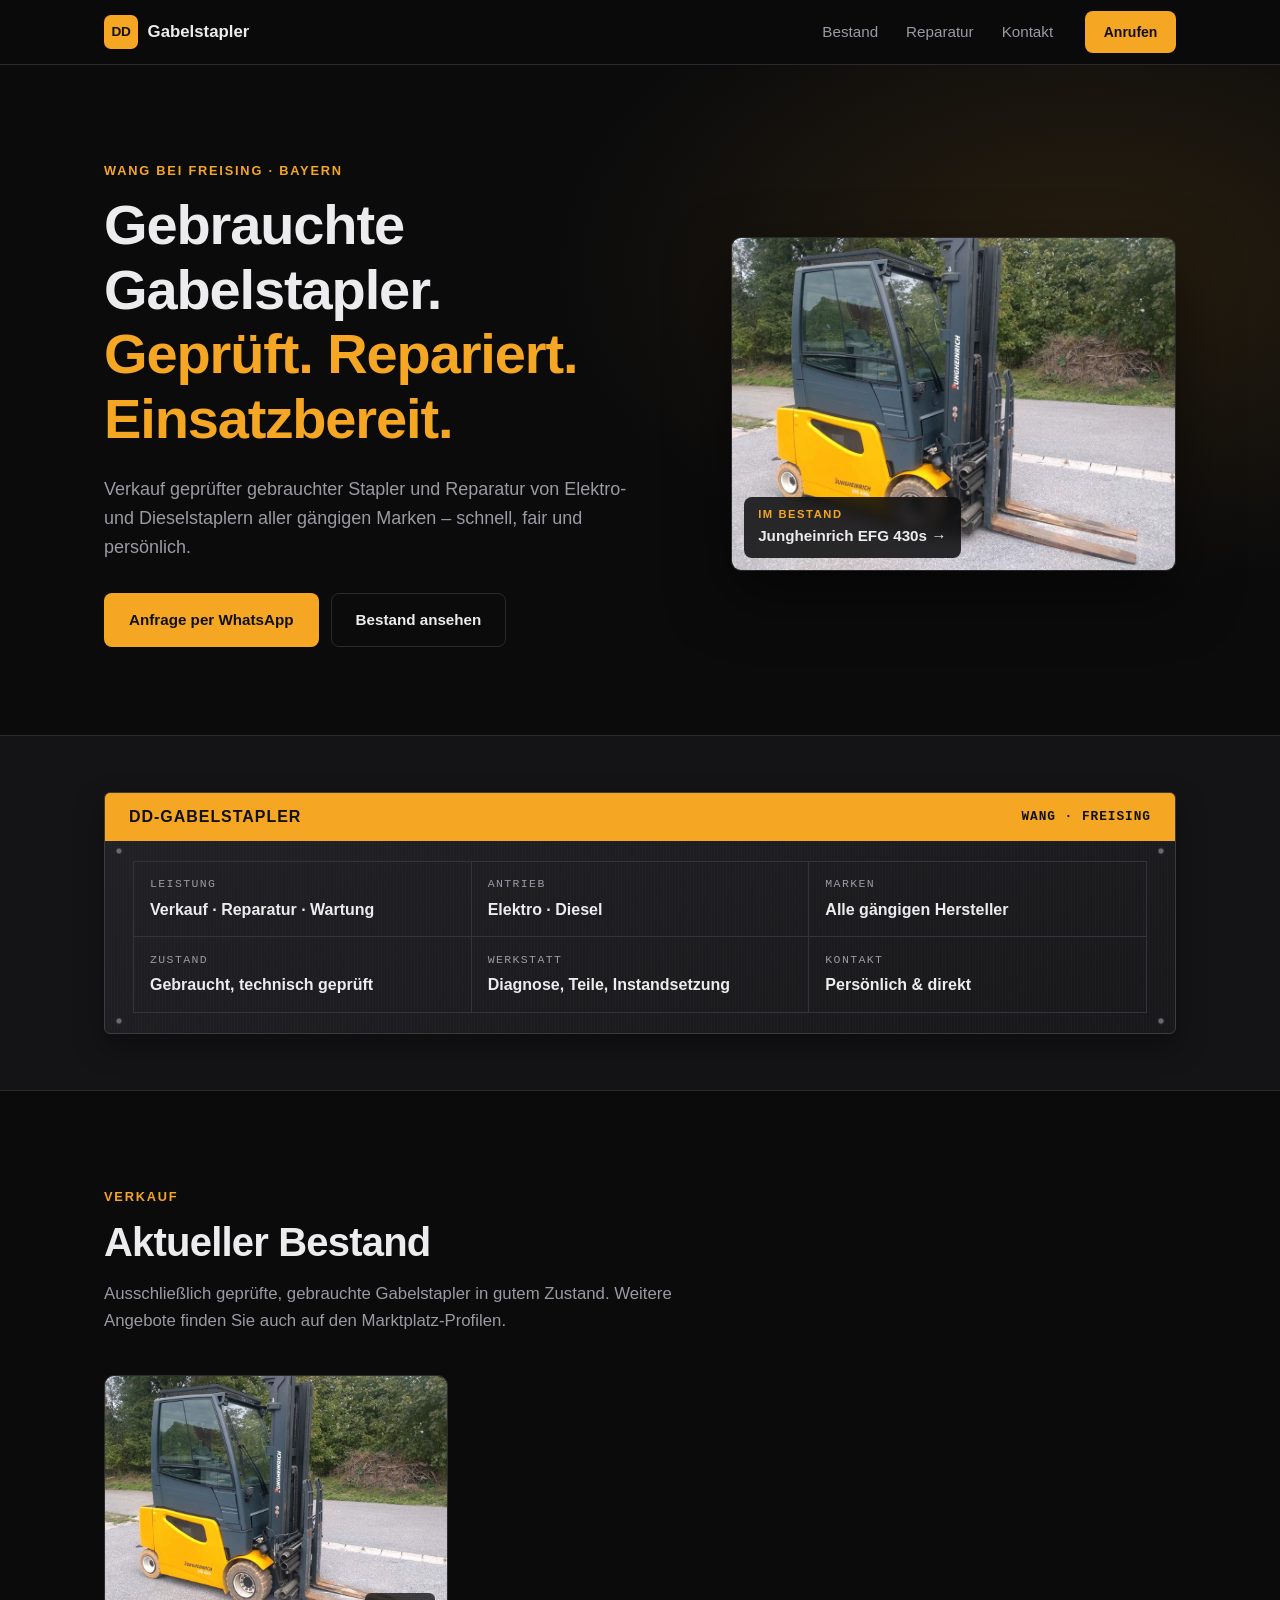
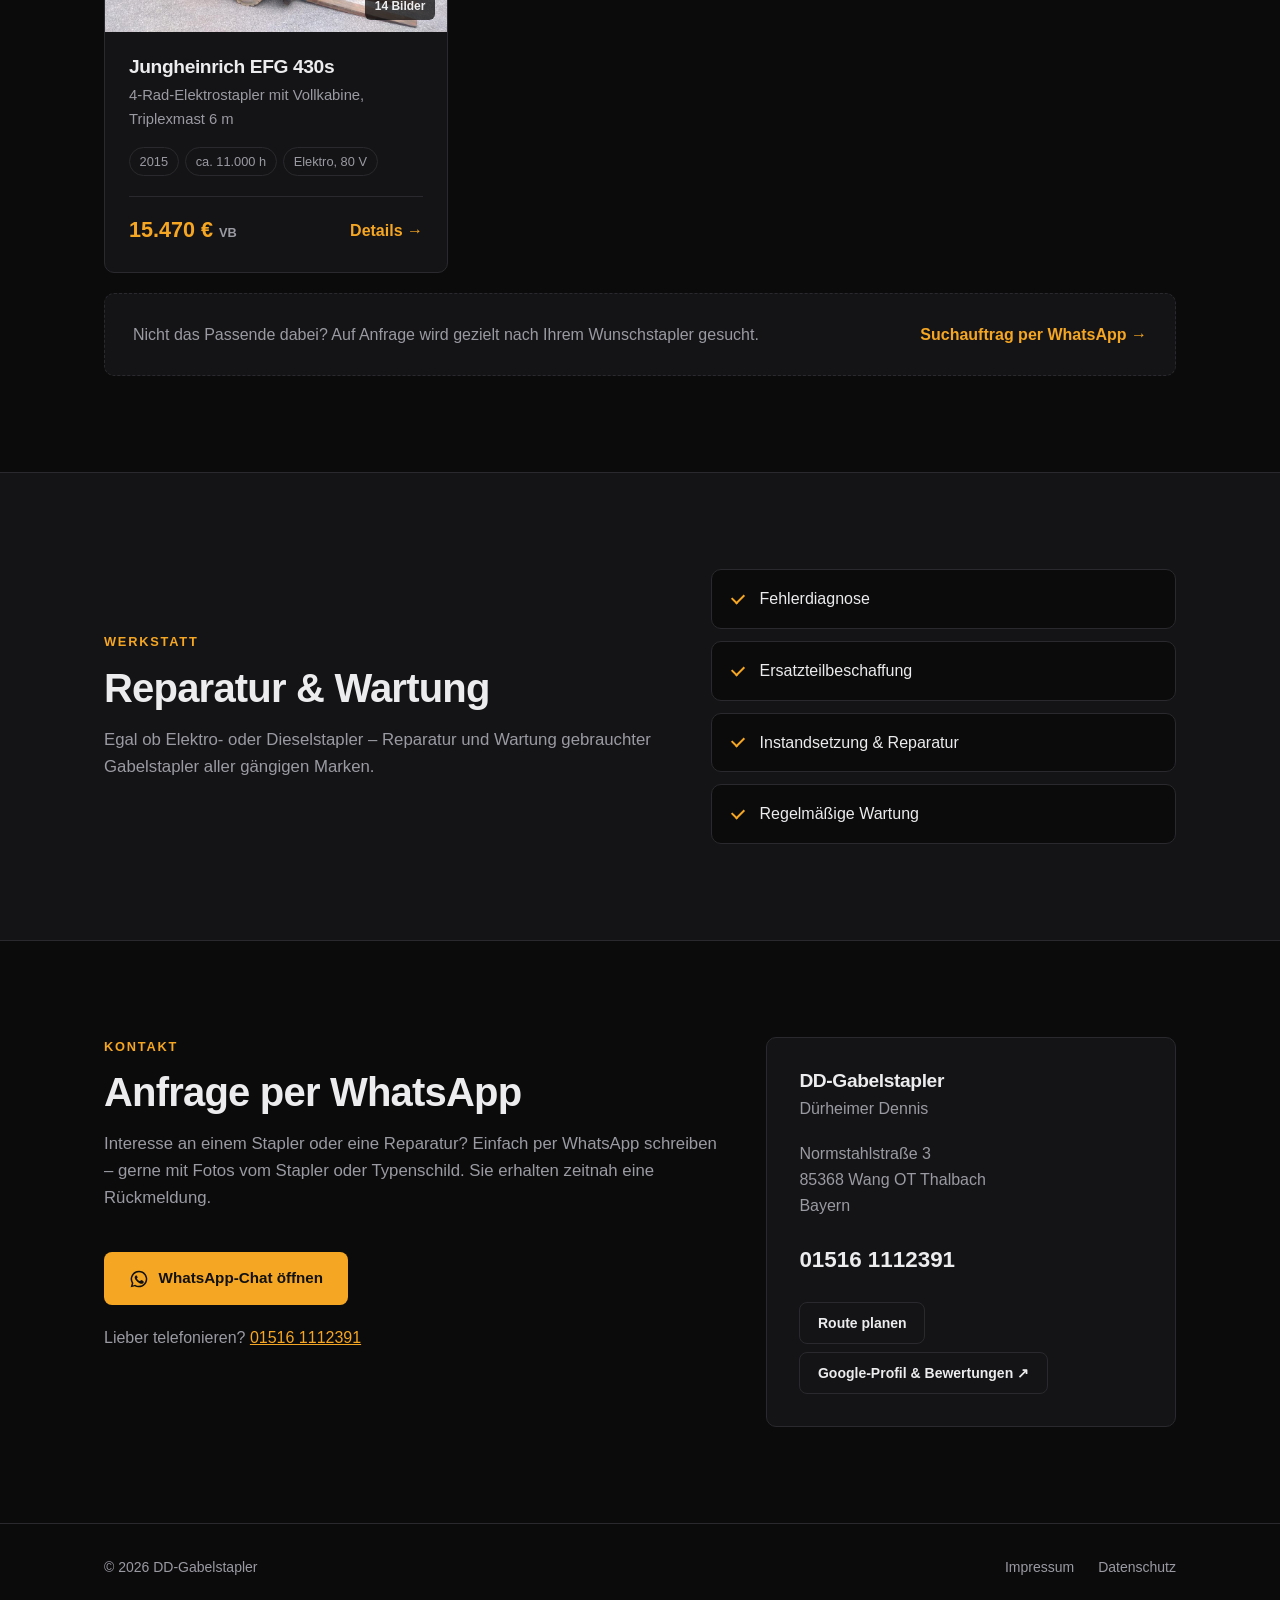
<file: index.html>
<!DOCTYPE html>
<html lang="de">
<head>
  <meta charset="UTF-8">
  <meta name="viewport" content="width=device-width, initial-scale=1.0">
  <title>DD-Gabelstapler – Gebrauchte Gabelstapler &amp; Reparatur bei Freising</title>
  <meta name="description" content="Geprüfte gebrauchte Gabelstapler kaufen und reparieren lassen. DD-Gabelstapler in Wang bei Freising, Bayern.">
  <link rel="manifest" href="manifest.json">
  <link rel="icon" href="icons/icon.svg" type="image/svg+xml">
  <meta name="theme-color" content="#0b0b0c">
  <link rel="stylesheet" href="style.css?v=4">
</head>
<body>
  <header class="site-header">
    <div class="container header-inner">
      <a href="#top" class="brand" aria-label="DD-Gabelstapler Startseite">
        <span class="brand-mark">DD</span>
        <span class="brand-name">Gabelstapler</span>
      </a>
      <nav class="main-nav" aria-label="Hauptnavigation">
        <a href="#bestand">Bestand</a>
        <a href="#service">Reparatur</a>
        <a href="#kontakt">Kontakt</a>
      </nav>
      <a href="tel:+4915161112391" class="btn btn-primary btn-sm header-cta">Anrufen</a>
    </div>
  </header>

  <main id="top">
    <section class="hero">
      <div class="container hero-inner">
        <div class="hero-text">
          <p class="eyebrow">Wang bei Freising · Bayern</p>
          <h1>Gebrauchte Gabelstapler.<br><span class="accent">Geprüft. Repariert. Einsatzbereit.</span></h1>
          <p class="lead">Verkauf geprüfter gebrauchter Stapler und Reparatur von Elektro- und Dieselstaplern aller gängigen Marken – schnell, fair und persönlich.</p>
          <div class="hero-actions">
            <a href="https://wa.me/4915161112391?text=Hallo%2C%20ich%20habe%20eine%20Anfrage%20zu%20einem%20Gabelstapler." target="_blank" rel="noopener" class="btn btn-primary">Anfrage per WhatsApp</a>
            <a href="#bestand" class="btn btn-ghost">Bestand ansehen</a>
          </div>
          <button id="install-btn" class="btn-link" hidden>App installieren</button>
        </div>
        <div class="hero-visual">
          <a href="stapler.html?id=jungheinrich-efg-430s" class="hero-photo">
            <img src="images/jungheinrich-efg-430s/01.jpg" alt="Jungheinrich EFG 430s Elektrostapler mit Vollkabine" width="960" height="720">
            <span class="hero-photo-tag"><span class="eyebrow">Im Bestand</span>Jungheinrich EFG 430s →</span>
          </a>
        </div>
      </div>
    </section>

    <section class="features">
      <div class="container">
        <div class="plate">
          <div class="plate-head">
            <span>DD-Gabelstapler</span>
            <span class="plate-code">Wang · Freising</span>
          </div>
          <dl class="plate-grid">
            <div><dt>Leistung</dt><dd>Verkauf · Reparatur · Wartung</dd></div>
            <div><dt>Antrieb</dt><dd>Elektro · Diesel</dd></div>
            <div><dt>Marken</dt><dd>Alle gängigen Hersteller</dd></div>
            <div><dt>Zustand</dt><dd>Gebraucht, technisch geprüft</dd></div>
            <div><dt>Werkstatt</dt><dd>Diagnose, Teile, Instandsetzung</dd></div>
            <div><dt>Kontakt</dt><dd>Persönlich &amp; direkt</dd></div>
          </dl>
        </div>
      </div>
    </section>

    <section id="bestand" class="section">
      <div class="container">
        <div class="section-head">
          <p class="eyebrow">Verkauf</p>
          <h2>Aktueller Bestand</h2>
          <p class="section-lead">Ausschließlich geprüfte, gebrauchte Gabelstapler in gutem Zustand. Weitere Angebote finden Sie auch auf den Marktplatz-Profilen.</p>
        </div>
        <div class="grid" id="inventory"></div>
        <div class="card placeholder search-cta">
          <p>Nicht das Passende dabei? Auf Anfrage wird gezielt nach Ihrem Wunschstapler gesucht.</p>
          <a href="https://wa.me/4915161112391?text=Hallo%2C%20ich%20suche%20einen%20Gabelstapler%3A%20" target="_blank" rel="noopener" class="btn-link">Suchauftrag per WhatsApp →</a>
        </div>
      </div>
    </section>

    <section id="service" class="section section-alt">
      <div class="container service-inner">
        <div class="section-head">
          <p class="eyebrow">Werkstatt</p>
          <h2>Reparatur &amp; Wartung</h2>
          <p class="section-lead">Egal ob Elektro- oder Dieselstapler – Reparatur und Wartung gebrauchter Gabelstapler aller gängigen Marken.</p>
        </div>
        <ul class="checklist">
          <li>Fehlerdiagnose</li>
          <li>Ersatzteilbeschaffung</li>
          <li>Instandsetzung &amp; Reparatur</li>
          <li>Regelmäßige Wartung</li>
        </ul>
      </div>
    </section>

    <section id="kontakt" class="section">
      <div class="container contact-inner">
        <div>
          <div class="section-head">
            <p class="eyebrow">Kontakt</p>
            <h2>Anfrage per WhatsApp</h2>
            <p class="section-lead">Interesse an einem Stapler oder eine Reparatur? Einfach per WhatsApp schreiben – gerne mit Fotos vom Stapler oder Typenschild. Sie erhalten zeitnah eine Rückmeldung.</p>
          </div>
          <a href="https://wa.me/4915161112391?text=Hallo%2C%20ich%20habe%20eine%20Anfrage%3A%20" target="_blank" rel="noopener" class="btn btn-primary btn-whatsapp">
            <svg viewBox="0 0 24 24" width="20" height="20" aria-hidden="true"><path fill="currentColor" d="M12 2a10 10 0 0 0-8.6 15.1L2 22l5-1.3A10 10 0 1 0 12 2Zm0 18.2a8.2 8.2 0 0 1-4.2-1.1l-.3-.2-3 .8.8-2.9-.2-.3A8.2 8.2 0 1 1 12 20.2Zm4.5-6.1c-.2-.1-1.5-.7-1.7-.8-.2-.1-.4-.1-.6.1l-.8 1c-.1.2-.3.2-.5.1a6.7 6.7 0 0 1-3.3-2.9c-.2-.4.2-.4.7-1.3.1-.2 0-.3 0-.4l-.8-1.8c-.2-.5-.4-.4-.6-.4h-.5a1 1 0 0 0-.7.3 3 3 0 0 0-.9 2.2 5.2 5.2 0 0 0 1.1 2.8 11.9 11.9 0 0 0 4.6 4c1.7.7 2.4.8 3.2.7a2.8 2.8 0 0 0 1.8-1.3 2.3 2.3 0 0 0 .2-1.3c-.1-.1-.2-.2-.5-.3Z"/></svg>
            WhatsApp-Chat öffnen
          </a>
          <p class="contact-alt muted">Lieber telefonieren? <a href="tel:+4915161112391">01516 1112391</a></p>
        </div>

        <aside class="contact-card">
          <h3>DD-Gabelstapler</h3>
          <p class="muted">Dürheimer Dennis</p>
          <address>
            Normstahlstraße 3<br>
            85368 Wang OT Thalbach<br>
            Bayern
          </address>
          <a href="tel:+4915161112391" class="contact-phone">01516 1112391</a>
          <div class="contact-links">
            <a href="https://www.google.com/maps/search/?api=1&amp;query=DD-Gabelstapler+D%C3%BCrheimer+Dennis+Normstahlstra%C3%9Fe+3+85368+Wang" target="_blank" rel="noopener" class="btn btn-ghost btn-sm">Route planen</a>
            <a href="https://share.google/BTHhWk93A1nCKW1MD" target="_blank" rel="noopener" class="btn btn-ghost btn-sm">Google-Profil &amp; Bewertungen ↗</a>
          </div>
        </aside>
      </div>
    </section>
  </main>

  <footer class="site-footer">
    <div class="container footer-inner">
      <p>&copy; 2026 DD-Gabelstapler</p>
      <p class="legal-links"><a href="impressum.html">Impressum</a><a href="datenschutz.html">Datenschutz</a></p>
    </div>
  </footer>

  <script src="bestand.js?v=4"></script>
  <script src="app.js?v=4"></script>
</body>
</html>
</file>
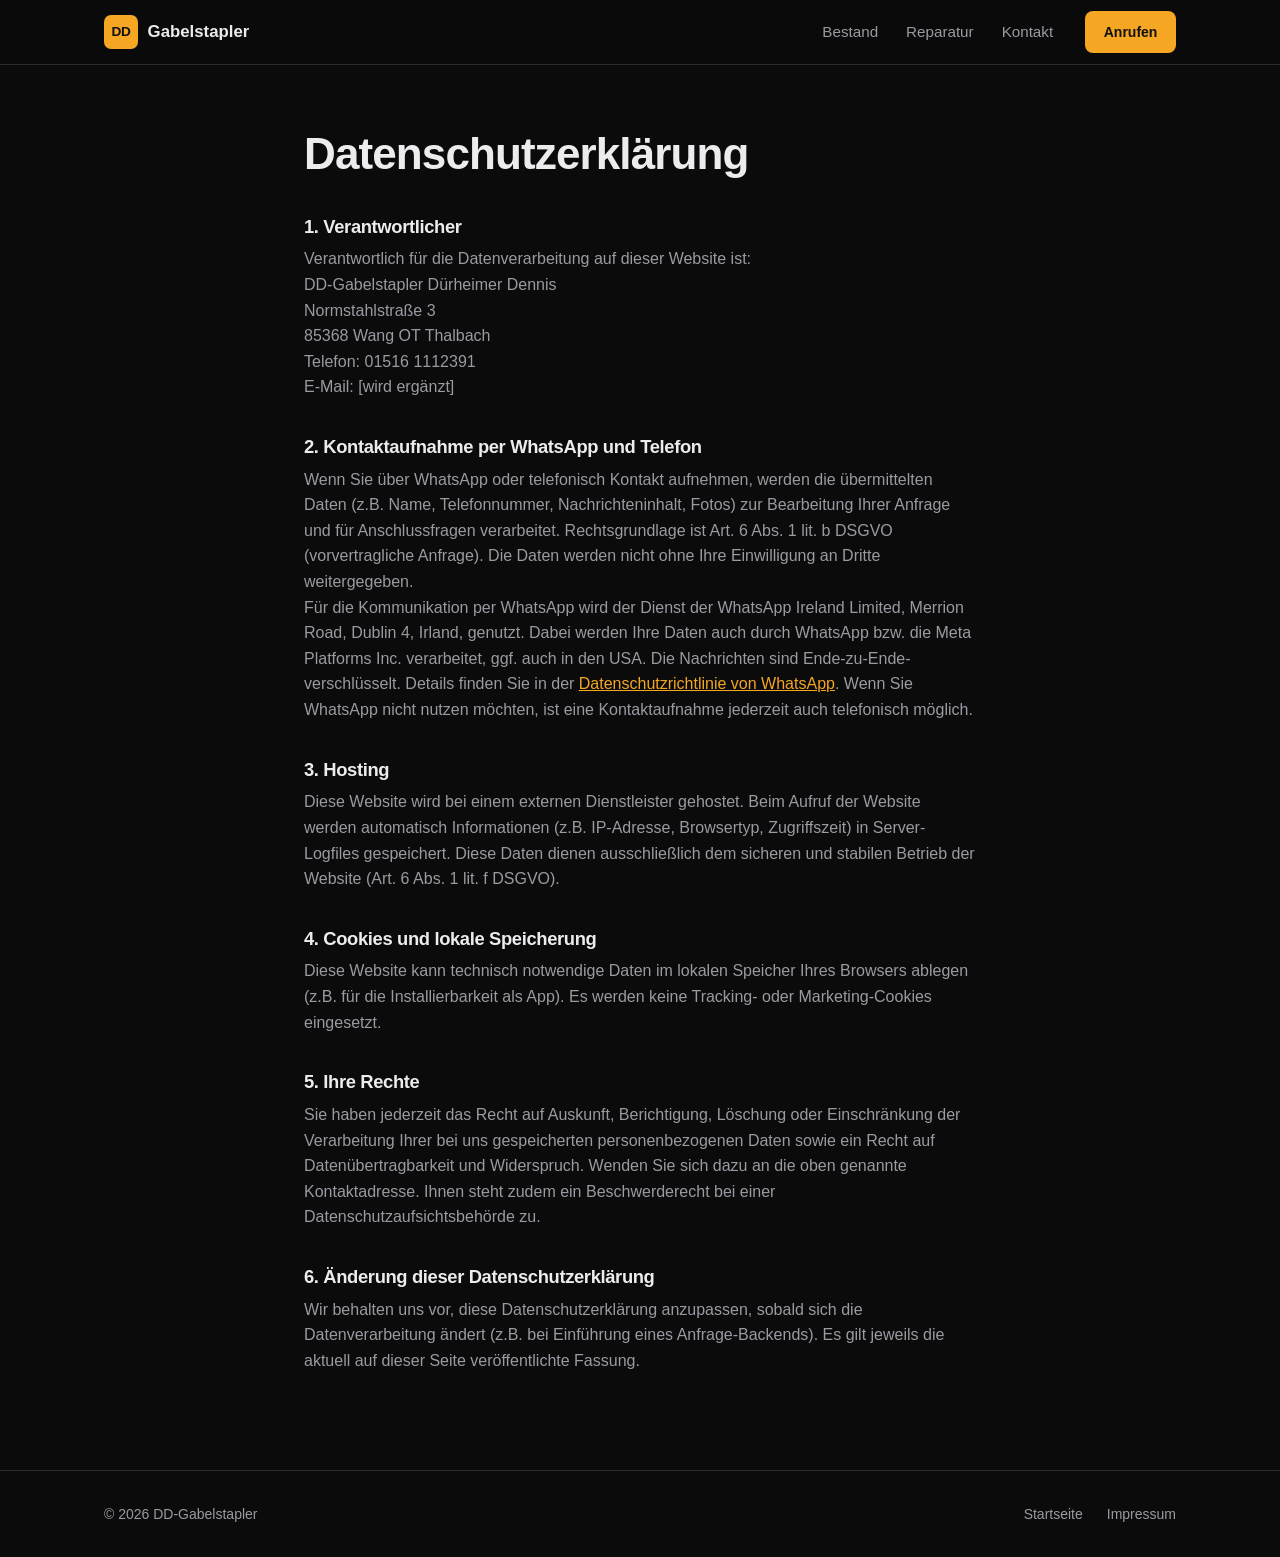
<file: datenschutz.html>
<!DOCTYPE html>
<html lang="de">
<head>
  <meta charset="UTF-8">
  <meta name="viewport" content="width=device-width, initial-scale=1.0">
  <title>Datenschutz – DD-Gabelstapler</title>
  <link rel="icon" href="icons/icon.svg" type="image/svg+xml">
  <meta name="theme-color" content="#0b0b0c">
  <link rel="stylesheet" href="style.css?v=4">
</head>
<body>
  <header class="site-header">
    <div class="container header-inner">
      <a href="index.html" class="brand" aria-label="DD-Gabelstapler Startseite">
        <span class="brand-mark">DD</span>
        <span class="brand-name">Gabelstapler</span>
      </a>
      <nav class="main-nav" aria-label="Hauptnavigation">
        <a href="index.html#bestand">Bestand</a>
        <a href="index.html#service">Reparatur</a>
        <a href="index.html#kontakt">Kontakt</a>
      </nav>
      <a href="tel:+4915161112391" class="btn btn-primary btn-sm header-cta">Anrufen</a>
    </div>
  </header>

  <main class="container legal-content">
    <h1>Datenschutzerklärung</h1>

    <h2>1. Verantwortlicher</h2>
    <p>
      Verantwortlich für die Datenverarbeitung auf dieser Website ist:<br>
      DD-Gabelstapler Dürheimer Dennis<br>
      Normstahlstraße 3<br>
      85368 Wang OT Thalbach<br>
      Telefon: 01516 1112391<br>
      E-Mail: [wird ergänzt]
    </p>

    <h2>2. Kontaktaufnahme per WhatsApp und Telefon</h2>
    <p>Wenn Sie über WhatsApp oder telefonisch Kontakt aufnehmen, werden die übermittelten Daten (z.B. Name, Telefonnummer, Nachrichteninhalt, Fotos) zur Bearbeitung Ihrer Anfrage und für Anschlussfragen verarbeitet. Rechtsgrundlage ist Art. 6 Abs. 1 lit. b DSGVO (vorvertragliche Anfrage). Die Daten werden nicht ohne Ihre Einwilligung an Dritte weitergegeben.</p>
    <p>Für die Kommunikation per WhatsApp wird der Dienst der WhatsApp Ireland Limited, Merrion Road, Dublin 4, Irland, genutzt. Dabei werden Ihre Daten auch durch WhatsApp bzw. die Meta Platforms Inc. verarbeitet, ggf. auch in den USA. Die Nachrichten sind Ende-zu-Ende-verschlüsselt. Details finden Sie in der <a href="https://www.whatsapp.com/legal/privacy-policy-eea" target="_blank" rel="noopener">Datenschutzrichtlinie von WhatsApp</a>. Wenn Sie WhatsApp nicht nutzen möchten, ist eine Kontaktaufnahme jederzeit auch telefonisch möglich.</p>

    <h2>3. Hosting</h2>
    <p>Diese Website wird bei einem externen Dienstleister gehostet. Beim Aufruf der Website werden automatisch Informationen (z.B. IP-Adresse, Browsertyp, Zugriffszeit) in Server-Logfiles gespeichert. Diese Daten dienen ausschließlich dem sicheren und stabilen Betrieb der Website (Art. 6 Abs. 1 lit. f DSGVO).</p>

    <h2>4. Cookies und lokale Speicherung</h2>
    <p>Diese Website kann technisch notwendige Daten im lokalen Speicher Ihres Browsers ablegen (z.B. für die Installierbarkeit als App). Es werden keine Tracking- oder Marketing-Cookies eingesetzt.</p>

    <h2>5. Ihre Rechte</h2>
    <p>Sie haben jederzeit das Recht auf Auskunft, Berichtigung, Löschung oder Einschränkung der Verarbeitung Ihrer bei uns gespeicherten personenbezogenen Daten sowie ein Recht auf Datenübertragbarkeit und Widerspruch. Wenden Sie sich dazu an die oben genannte Kontaktadresse. Ihnen steht zudem ein Beschwerderecht bei einer Datenschutzaufsichtsbehörde zu.</p>

    <h2>6. Änderung dieser Datenschutzerklärung</h2>
    <p>Wir behalten uns vor, diese Datenschutzerklärung anzupassen, sobald sich die Datenverarbeitung ändert (z.B. bei Einführung eines Anfrage-Backends). Es gilt jeweils die aktuell auf dieser Seite veröffentlichte Fassung.</p>
  </main>

  <footer class="site-footer">
    <div class="container footer-inner">
      <p>&copy; 2026 DD-Gabelstapler</p>
      <p class="legal-links"><a href="index.html">Startseite</a><a href="impressum.html">Impressum</a></p>
    </div>
  </footer>
</body>
</html>
</file>
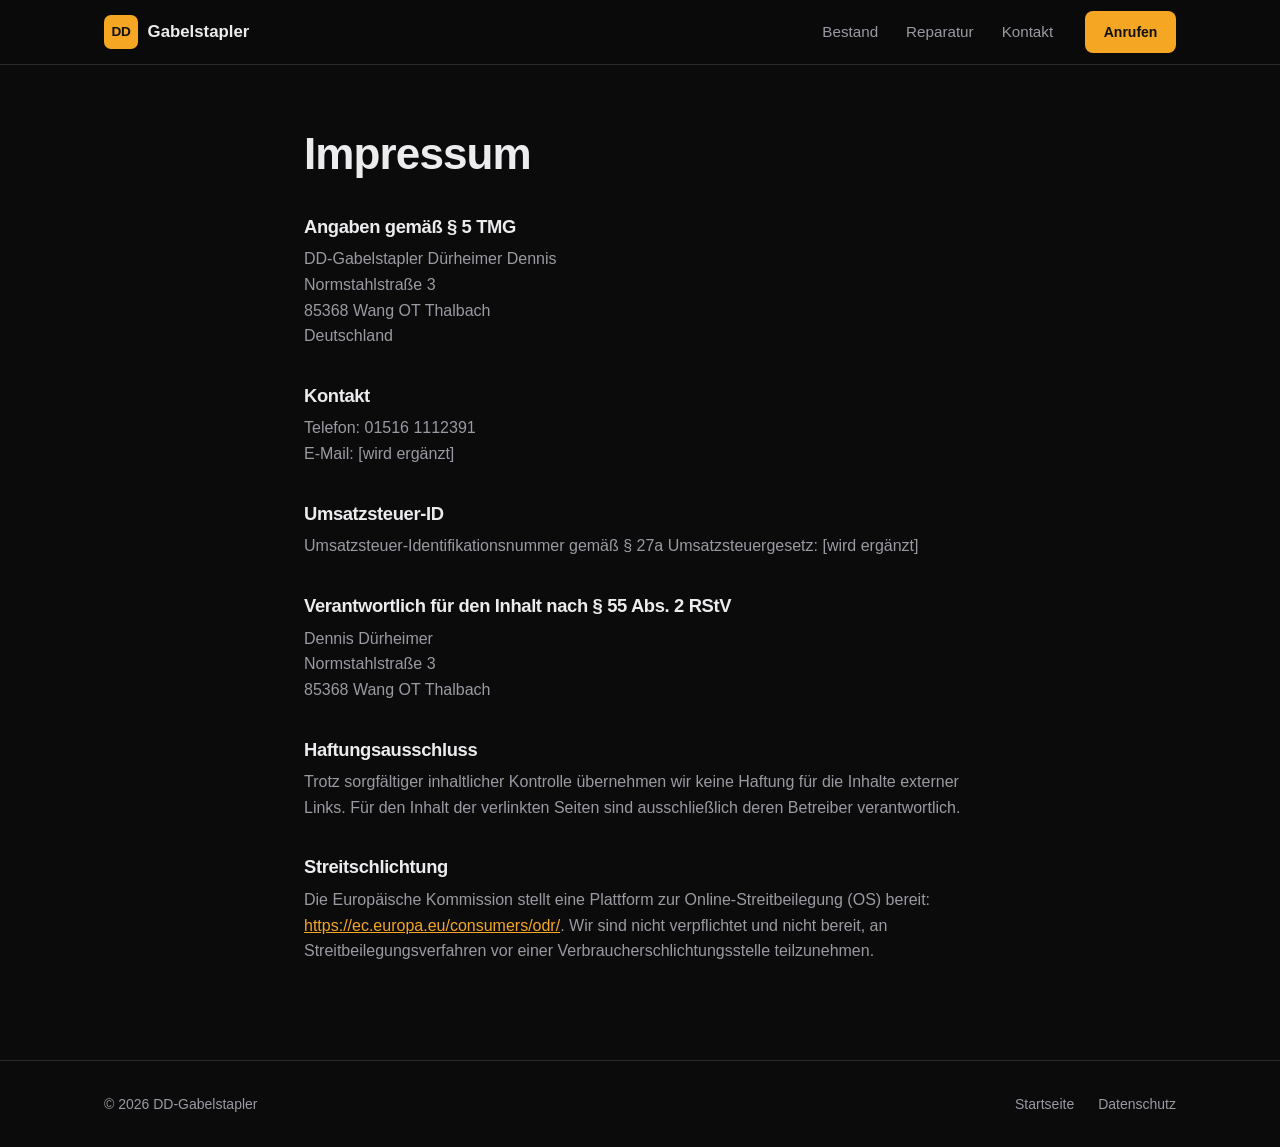
<file: impressum.html>
<!DOCTYPE html>
<html lang="de">
<head>
  <meta charset="UTF-8">
  <meta name="viewport" content="width=device-width, initial-scale=1.0">
  <title>Impressum – DD-Gabelstapler</title>
  <link rel="icon" href="icons/icon.svg" type="image/svg+xml">
  <meta name="theme-color" content="#0b0b0c">
  <link rel="stylesheet" href="style.css?v=4">
</head>
<body>
  <header class="site-header">
    <div class="container header-inner">
      <a href="index.html" class="brand" aria-label="DD-Gabelstapler Startseite">
        <span class="brand-mark">DD</span>
        <span class="brand-name">Gabelstapler</span>
      </a>
      <nav class="main-nav" aria-label="Hauptnavigation">
        <a href="index.html#bestand">Bestand</a>
        <a href="index.html#service">Reparatur</a>
        <a href="index.html#kontakt">Kontakt</a>
      </nav>
      <a href="tel:+4915161112391" class="btn btn-primary btn-sm header-cta">Anrufen</a>
    </div>
  </header>

  <main class="container legal-content">
    <h1>Impressum</h1>

    <h2>Angaben gemäß § 5 TMG</h2>
    <p>
      DD-Gabelstapler Dürheimer Dennis<br>
      Normstahlstraße 3<br>
      85368 Wang OT Thalbach<br>
      Deutschland
    </p>

    <h2>Kontakt</h2>
    <p>
      Telefon: 01516 1112391<br>
      E-Mail: [wird ergänzt]
    </p>

    <h2>Umsatzsteuer-ID</h2>
    <p>Umsatzsteuer-Identifikationsnummer gemäß § 27a Umsatzsteuergesetz: [wird ergänzt]</p>

    <h2>Verantwortlich für den Inhalt nach § 55 Abs. 2 RStV</h2>
    <p>
      Dennis Dürheimer<br>
      Normstahlstraße 3<br>
      85368 Wang OT Thalbach
    </p>

    <h2>Haftungsausschluss</h2>
    <p>Trotz sorgfältiger inhaltlicher Kontrolle übernehmen wir keine Haftung für die Inhalte externer Links. Für den Inhalt der verlinkten Seiten sind ausschließlich deren Betreiber verantwortlich.</p>

    <h2>Streitschlichtung</h2>
    <p>Die Europäische Kommission stellt eine Plattform zur Online-Streitbeilegung (OS) bereit: <a href="https://ec.europa.eu/consumers/odr/" target="_blank" rel="noopener">https://ec.europa.eu/consumers/odr/</a>. Wir sind nicht verpflichtet und nicht bereit, an Streitbeilegungsverfahren vor einer Verbraucherschlichtungsstelle teilzunehmen.</p>
  </main>

  <footer class="site-footer">
    <div class="container footer-inner">
      <p>&copy; 2026 DD-Gabelstapler</p>
      <p class="legal-links"><a href="index.html">Startseite</a><a href="datenschutz.html">Datenschutz</a></p>
    </div>
  </footer>
</body>
</html>
</file>
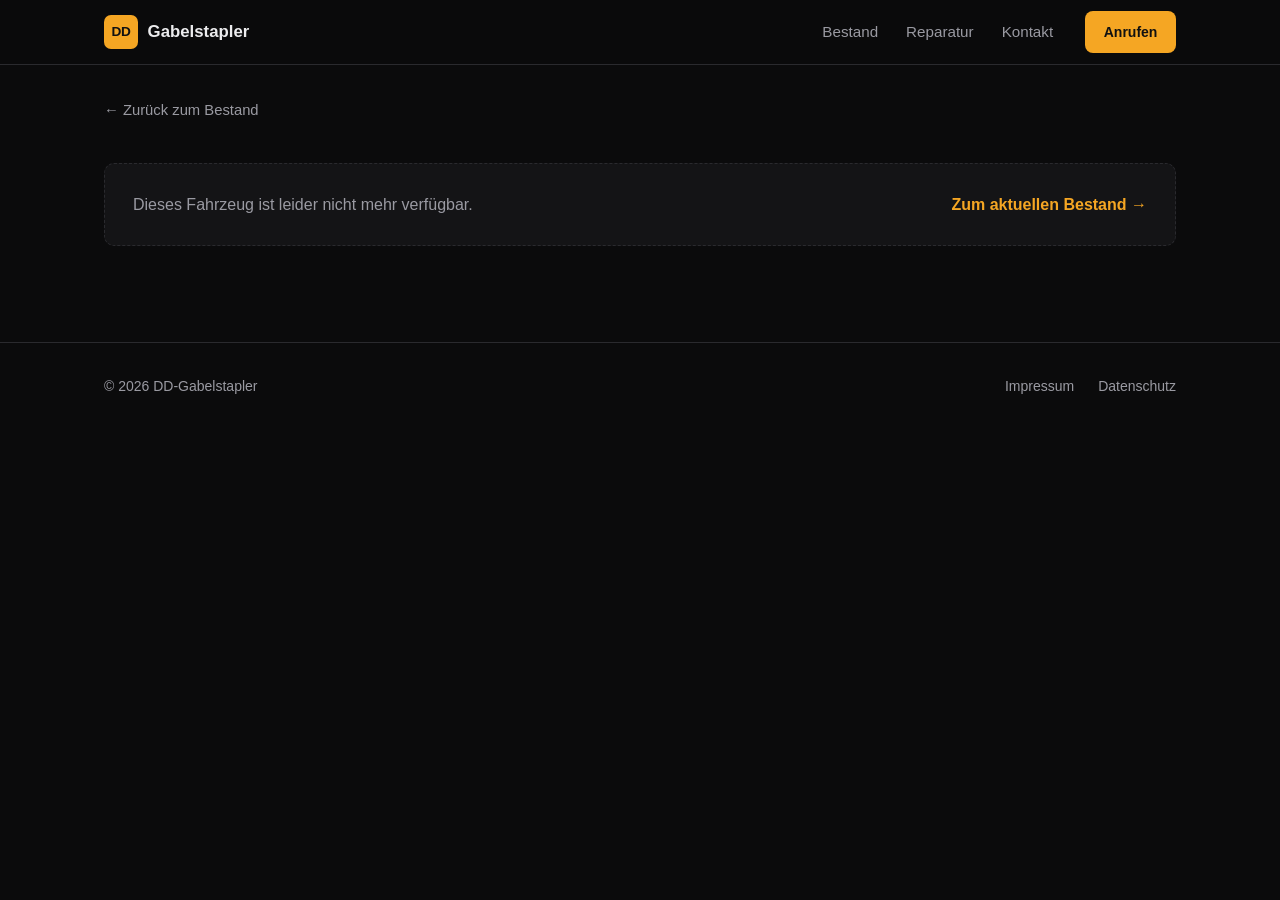
<file: stapler.html>
<!DOCTYPE html>
<html lang="de">
<head>
  <meta charset="UTF-8">
  <meta name="viewport" content="width=device-width, initial-scale=1.0">
  <title>Stapler – DD-Gabelstapler</title>
  <link rel="icon" href="icons/icon.svg" type="image/svg+xml">
  <meta name="theme-color" content="#0b0b0c">
  <link rel="stylesheet" href="style.css?v=4">
</head>
<body>
  <header class="site-header">
    <div class="container header-inner">
      <a href="index.html" class="brand" aria-label="DD-Gabelstapler Startseite">
        <span class="brand-mark">DD</span>
        <span class="brand-name">Gabelstapler</span>
      </a>
      <nav class="main-nav" aria-label="Hauptnavigation">
        <a href="index.html#bestand">Bestand</a>
        <a href="index.html#service">Reparatur</a>
        <a href="index.html#kontakt">Kontakt</a>
      </nav>
      <a href="tel:+4915161112391" class="btn btn-primary btn-sm header-cta">Anrufen</a>
    </div>
  </header>

  <main class="container detail" id="detail">
    <a href="index.html#bestand" class="back-link">← Zurück zum Bestand</a>
    <noscript><p>Bitte aktivieren Sie JavaScript, um die Fahrzeugdetails zu sehen.</p></noscript>
  </main>

  <footer class="site-footer">
    <div class="container footer-inner">
      <p>&copy; 2026 DD-Gabelstapler</p>
      <p class="legal-links"><a href="impressum.html">Impressum</a><a href="datenschutz.html">Datenschutz</a></p>
    </div>
  </footer>

  <script src="bestand.js?v=4"></script>
  <script src="stapler.js?v=4"></script>
</body>
</html>
</file>
<file: style.css>
:root {
  --bg: #0b0b0c;
  --surface: #141416;
  --surface-2: #1b1b1e;
  --border: #2a2a2e;
  --text: #ececee;
  --muted: #9a9aa2;
  --accent: #f5a623;
  --accent-hover: #ffb84a;
  --radius: 10px;
  --font: -apple-system, BlinkMacSystemFont, "Segoe UI", Roboto, "Helvetica Neue", Arial, sans-serif;
}

* {
  box-sizing: border-box;
}

html {
  scroll-behavior: smooth;
  scroll-padding-top: 72px;
}

body {
  margin: 0;
  font-family: var(--font);
  font-size: 16px;
  line-height: 1.6;
  color: var(--text);
  background: var(--bg);
  -webkit-font-smoothing: antialiased;
}

a {
  color: var(--accent);
}

h1, h2, h3 {
  line-height: 1.15;
  letter-spacing: -0.02em;
  margin: 0;
}

.container {
  max-width: 1120px;
  margin: 0 auto;
  padding: 0 24px;
}

.accent {
  color: var(--accent);
}

.muted {
  color: var(--muted);
}

.eyebrow {
  margin: 0 0 0.75rem;
  font-size: 0.8rem;
  font-weight: 600;
  letter-spacing: 0.14em;
  text-transform: uppercase;
  color: var(--accent);
}

/* Buttons */
.btn {
  display: inline-flex;
  align-items: center;
  justify-content: center;
  padding: 0.85rem 1.5rem;
  border-radius: 8px;
  border: 1px solid transparent;
  font: inherit;
  font-weight: 600;
  font-size: 0.95rem;
  text-decoration: none;
  cursor: pointer;
  transition: background 0.2s, border-color 0.2s, color 0.2s;
}

.btn-sm {
  padding: 0.55rem 1.1rem;
  font-size: 0.875rem;
}

.btn-primary {
  background: var(--accent);
  color: #111;
}

.btn-primary:hover {
  background: var(--accent-hover);
}

.btn-ghost {
  background: transparent;
  color: var(--text);
  border-color: var(--border);
}

.btn-ghost:hover {
  border-color: var(--muted);
}

.btn-link {
  background: none;
  border: none;
  padding: 0;
  font: inherit;
  font-weight: 600;
  color: var(--accent);
  text-decoration: none;
  cursor: pointer;
}

.btn-link:hover {
  text-decoration: underline;
}

/* Header */
.site-header {
  position: sticky;
  top: 0;
  z-index: 10;
  background: rgba(11, 11, 12, 0.85);
  backdrop-filter: blur(12px);
  -webkit-backdrop-filter: blur(12px);
  border-bottom: 1px solid var(--border);
}

.header-inner {
  display: flex;
  align-items: center;
  gap: 2rem;
  height: 64px;
}

.brand {
  display: flex;
  align-items: center;
  gap: 0.6rem;
  color: var(--text);
  text-decoration: none;
  font-weight: 700;
  font-size: 1.05rem;
}

.brand-mark {
  display: grid;
  place-items: center;
  width: 34px;
  height: 34px;
  border-radius: 7px;
  background: var(--accent);
  color: #111;
  font-size: 0.85rem;
  font-weight: 800;
  letter-spacing: -0.02em;
}

.main-nav {
  display: flex;
  gap: 1.75rem;
  margin-left: auto;
}

.main-nav a {
  color: var(--muted);
  text-decoration: none;
  font-size: 0.95rem;
  font-weight: 500;
  transition: color 0.2s;
}

.main-nav a:hover {
  color: var(--text);
}

/* Hero */
.hero {
  position: relative;
  overflow: hidden;
  padding: 96px 0 88px;
  background:
    radial-gradient(ellipse 60% 70% at 85% 30%, rgba(245, 166, 35, 0.12), transparent 70%),
    var(--bg);
  border-bottom: 1px solid var(--border);
}

.hero-inner {
  display: grid;
  grid-template-columns: 1.3fr 1fr;
  align-items: center;
  gap: 3rem;
}

.hero h1 {
  font-size: clamp(2.1rem, 5vw, 3.5rem);
  font-weight: 800;
}

.lead {
  margin: 1.5rem 0 2rem;
  max-width: 34rem;
  font-size: 1.125rem;
  color: var(--muted);
}

.hero-actions {
  display: flex;
  flex-wrap: wrap;
  gap: 0.75rem;
}

#install-btn {
  margin-top: 1.5rem;
  font-size: 0.9rem;
}

.hero-visual {
  display: flex;
  justify-content: center;
}

.hero-photo {
  position: relative;
  display: block;
  width: 100%;
  max-width: 480px;
  border: 1px solid var(--border);
  border-radius: var(--radius);
  overflow: hidden;
  box-shadow: 0 24px 60px rgba(0, 0, 0, 0.5);
  color: var(--text);
  text-decoration: none;
}

.hero-photo img {
  display: block;
  width: 100%;
  height: auto;
  transition: transform 0.4s ease;
}

.hero-photo:hover img {
  transform: scale(1.03);
}

.hero-photo-tag {
  position: absolute;
  left: 12px;
  bottom: 12px;
  display: flex;
  flex-direction: column;
  padding: 0.6rem 0.9rem;
  border-radius: 8px;
  background: rgba(11, 11, 12, 0.85);
  backdrop-filter: blur(6px);
  font-weight: 700;
  font-size: 0.95rem;
}

.hero-photo-tag .eyebrow {
  margin: 0;
  font-size: 0.7rem;
}

/* Typenschild */
.features {
  padding: 56px 0;
  background: var(--surface);
  border-bottom: 1px solid var(--border);
}

.plate {
  position: relative;
  padding: 0 0 1.25rem;
  border: 1px solid #3a3a40;
  border-radius: 6px;
  background:
    repeating-linear-gradient(90deg, rgba(255, 255, 255, 0.015) 0 1px, transparent 1px 3px),
    linear-gradient(160deg, #222226, #18181b);
  box-shadow: inset 0 1px 0 rgba(255, 255, 255, 0.05), 0 12px 30px rgba(0, 0, 0, 0.35);
}

/* Nieten in den vier Ecken */
.plate::before,
.plate::after {
  content: "";
  position: absolute;
  left: 10px;
  right: 10px;
  height: 8px;
  background:
    radial-gradient(circle, #6a6a72 0 2px, #2a2a2e 3px, transparent 4px) left center / 8px 8px no-repeat,
    radial-gradient(circle, #6a6a72 0 2px, #2a2a2e 3px, transparent 4px) right center / 8px 8px no-repeat;
}

.plate::before { top: 54px; }
.plate::after { bottom: 8px; }

.plate-head {
  display: flex;
  justify-content: space-between;
  align-items: center;
  gap: 1rem;
  padding: 0.7rem 1.5rem;
  border-radius: 5px 5px 0 0;
  background: var(--accent);
  color: #111;
  font-weight: 800;
  letter-spacing: 0.06em;
  text-transform: uppercase;
}

.plate-code {
  font-family: ui-monospace, "Cascadia Mono", Consolas, monospace;
  font-size: 0.8rem;
  font-weight: 600;
}

.plate-grid {
  display: grid;
  grid-template-columns: repeat(3, 1fr);
  margin: 1.25rem 1.75rem 0;
  border-top: 1px solid #34343a;
  border-left: 1px solid #34343a;
}

.plate-grid > div {
  padding: 0.85rem 1rem;
  border-right: 1px solid #34343a;
  border-bottom: 1px solid #34343a;
}

.plate-grid dt {
  font-family: ui-monospace, "Cascadia Mono", Consolas, monospace;
  font-size: 0.72rem;
  letter-spacing: 0.12em;
  text-transform: uppercase;
  color: var(--muted);
}

.plate-grid dd {
  margin: 0.2rem 0 0;
  font-weight: 600;
}

/* Sections */
.section {
  padding: 96px 0;
}

.section-alt {
  background: var(--surface);
  border-top: 1px solid var(--border);
  border-bottom: 1px solid var(--border);
}

.section-head {
  max-width: 40rem;
  margin-bottom: 2.5rem;
}

.section-head h2 {
  font-size: clamp(1.75rem, 3.5vw, 2.5rem);
  font-weight: 800;
}

.section-lead {
  margin: 1rem 0 0;
  color: var(--muted);
  font-size: 1.05rem;
}

/* Inventory */
.grid {
  display: grid;
  grid-template-columns: repeat(auto-fill, minmax(260px, 1fr));
  gap: 1.25rem;
}

.card {
  background: var(--surface);
  border: 1px solid var(--border);
  border-radius: var(--radius);
  padding: 1.75rem;
}

.card.placeholder {
  grid-column: 1 / -1;
  display: flex;
  flex-wrap: wrap;
  align-items: center;
  justify-content: space-between;
  gap: 1rem;
  border-style: dashed;
  color: var(--muted);
}

.card.placeholder p {
  margin: 0;
}

.search-cta {
  margin-top: 1.25rem;
}

.stapler-card {
  display: flex;
  flex-direction: column;
  padding: 0;
  overflow: hidden;
  color: var(--text);
  text-decoration: none;
  transition: border-color 0.2s, transform 0.2s;
}

.stapler-card:hover {
  border-color: #3d3d44;
  transform: translateY(-2px);
}

.stapler-card-image {
  position: relative;
  aspect-ratio: 4 / 3;
  background: var(--surface-2);
}

.stapler-card-image img {
  width: 100%;
  height: 100%;
  object-fit: cover;
  display: block;
}

.badge {
  position: absolute;
  right: 0.75rem;
  bottom: 0.75rem;
  padding: 0.25rem 0.6rem;
  border-radius: 6px;
  background: rgba(0, 0, 0, 0.7);
  font-size: 0.75rem;
  font-weight: 600;
}

.stapler-card-body {
  display: flex;
  flex-direction: column;
  flex: 1;
  padding: 1.5rem;
}

.stapler-card-body h3 {
  font-size: 1.2rem;
}

.stapler-card-body .muted {
  margin: 0.35rem 0 1rem;
  font-size: 0.925rem;
}

.tags {
  display: flex;
  flex-wrap: wrap;
  gap: 0.4rem;
  list-style: none;
  margin: 0 0 1.25rem;
  padding: 0;
}

.tags li {
  padding: 0.2rem 0.6rem;
  border: 1px solid var(--border);
  border-radius: 999px;
  font-size: 0.8rem;
  color: var(--muted);
}

.stapler-card-footer {
  display: flex;
  align-items: center;
  justify-content: space-between;
  margin-top: auto;
  padding-top: 1rem;
  border-top: 1px solid var(--border);
}

.price {
  font-size: 1.35rem;
  font-weight: 800;
  color: var(--accent);
}

.price small {
  font-size: 0.8rem;
  font-weight: 600;
  color: var(--muted);
}

/* Detail page */
.detail {
  padding-top: 2rem;
  padding-bottom: 96px;
}

.back-link {
  display: inline-block;
  margin-bottom: 1.5rem;
  color: var(--muted);
  text-decoration: none;
  font-size: 0.925rem;
}

.back-link:hover {
  color: var(--text);
}

.detail-grid {
  display: grid;
  grid-template-columns: minmax(0, 1.6fr) minmax(0, 1fr);
  gap: 2.5rem;
  align-items: start;
}

.gallery-main {
  position: relative;
  aspect-ratio: 4 / 3;
  background: #000;
  border: 1px solid var(--border);
  border-radius: var(--radius);
  overflow: hidden;
}

.gallery-main img {
  width: 100%;
  height: 100%;
  object-fit: contain;
  display: block;
}

.gallery-nav {
  position: absolute;
  top: 50%;
  transform: translateY(-50%);
  width: 44px;
  height: 44px;
  border: none;
  border-radius: 50%;
  background: rgba(0, 0, 0, 0.6);
  color: #fff;
  font-size: 1.75rem;
  line-height: 1;
  cursor: pointer;
  transition: background 0.2s;
}

.gallery-nav:hover {
  background: rgba(0, 0, 0, 0.85);
}

.gallery-nav.prev {
  left: 0.75rem;
}

.gallery-nav.next {
  right: 0.75rem;
}

.gallery-count {
  position: absolute;
  right: 0.75rem;
  bottom: 0.75rem;
  padding: 0.25rem 0.6rem;
  border-radius: 6px;
  background: rgba(0, 0, 0, 0.7);
  font-size: 0.8rem;
  font-weight: 600;
}

.gallery-thumbs {
  display: flex;
  gap: 0.5rem;
  margin-top: 0.75rem;
  overflow-x: auto;
  padding-bottom: 0.25rem;
}

.thumb {
  flex: 0 0 84px;
  height: 63px;
  padding: 0;
  border: 2px solid transparent;
  border-radius: 6px;
  overflow: hidden;
  background: var(--surface);
  cursor: pointer;
  opacity: 0.55;
  transition: opacity 0.2s, border-color 0.2s;
}

.thumb:hover {
  opacity: 0.85;
}

.thumb.active {
  border-color: var(--accent);
  opacity: 1;
}

.thumb img {
  width: 100%;
  height: 100%;
  object-fit: cover;
  display: block;
}

.detail-sidebar {
  position: sticky;
  top: 88px;
  padding: 2rem;
  background: var(--surface);
  border: 1px solid var(--border);
  border-radius: var(--radius);
}

.detail-sidebar h1 {
  font-size: clamp(1.6rem, 3vw, 2rem);
  font-weight: 800;
}

.detail-sidebar > .muted {
  margin: 0.5rem 0 0;
}

.price-box {
  display: grid;
  gap: 0.2rem;
  margin: 1.5rem 0;
  padding: 1.25rem 0;
  border-top: 1px solid var(--border);
  border-bottom: 1px solid var(--border);
}

.price-box .price {
  font-size: 2rem;
}

.price-note {
  font-size: 0.85rem;
  color: var(--muted);
}

.specs {
  display: grid;
  gap: 0.6rem;
  margin: 0 0 1.75rem;
}

.specs div {
  display: flex;
  justify-content: space-between;
  gap: 1rem;
  font-size: 0.925rem;
}

.specs dt {
  color: var(--muted);
}

.specs dd {
  margin: 0;
  font-weight: 600;
  text-align: right;
}

.detail-actions {
  display: grid;
  gap: 0.6rem;
}

.external-link {
  display: inline-block;
  margin-top: 1.25rem;
  font-size: 0.875rem;
}

.detail-section {
  margin-top: 4rem;
  max-width: 820px;
}

.detail-section h2 {
  font-size: 1.5rem;
  font-weight: 800;
  margin-bottom: 1.25rem;
}

.detail-section p {
  margin: 0 0 0.75rem;
}

.checklist-2col {
  grid-template-columns: 1fr 1fr;
}

.detail-missing {
  margin-top: 1rem;
}

/* Service */
.service-inner {
  display: grid;
  grid-template-columns: 1.2fr 1fr;
  gap: 3rem;
  align-items: center;
}

.service-inner .section-head {
  margin-bottom: 0;
}

.checklist {
  list-style: none;
  margin: 0;
  padding: 0;
  display: grid;
  gap: 0.75rem;
}

.checklist li {
  position: relative;
  padding: 1rem 1.25rem 1rem 3rem;
  background: var(--bg);
  border: 1px solid var(--border);
  border-radius: var(--radius);
  font-weight: 500;
}

.checklist li::before {
  content: "";
  position: absolute;
  left: 1.25rem;
  top: 50%;
  width: 10px;
  height: 6px;
  border-left: 2px solid var(--accent);
  border-bottom: 2px solid var(--accent);
  transform: translateY(-70%) rotate(-45deg);
}

/* Contact */
.contact-inner {
  display: grid;
  grid-template-columns: 1.5fr 1fr;
  gap: 3rem;
  align-items: start;
}

.btn-whatsapp {
  display: inline-flex;
  align-items: center;
  gap: 0.6rem;
}

.contact-alt {
  margin: 1.25rem 0 0;
}

.contact-card {
  position: sticky;
  top: 96px;
  padding: 2rem;
  background: var(--surface);
  border: 1px solid var(--border);
  border-radius: var(--radius);
}

.contact-card h3 {
  font-size: 1.2rem;
}

.contact-card .muted {
  margin: 0.25rem 0 1.25rem;
}

.contact-card address {
  font-style: normal;
  color: var(--muted);
  margin-bottom: 1.5rem;
}

.contact-phone {
  display: block;
  margin-bottom: 1.5rem;
  font-size: 1.4rem;
  font-weight: 700;
  color: var(--text);
  text-decoration: none;
}

.contact-phone:hover {
  color: var(--accent);
}

/* Footer */
.site-footer {
  border-top: 1px solid var(--border);
  padding: 2rem 0;
  font-size: 0.875rem;
  color: var(--muted);
}

.footer-inner {
  display: flex;
  flex-wrap: wrap;
  justify-content: space-between;
  gap: 1rem;
}

.site-footer p {
  margin: 0;
}

.legal-links {
  display: flex;
  gap: 1.5rem;
}

.legal-links a {
  color: var(--muted);
  text-decoration: none;
}

.legal-links a:hover {
  color: var(--text);
}

/* Legal pages */
.legal-content {
  max-width: 720px;
  padding: 64px 24px 96px;
}

.legal-content h1 {
  font-size: clamp(2rem, 4vw, 2.75rem);
  font-weight: 800;
  margin-bottom: 2rem;
}

.legal-content h2 {
  font-size: 1.15rem;
  margin: 2.25rem 0 0.6rem;
}

.legal-content p {
  color: var(--muted);
  margin: 0;
}

/* Responsive */
@media (max-width: 860px) {
  .hero {
    padding: 64px 0;
  }

  .hero-inner,
  .service-inner,
  .contact-inner {
    grid-template-columns: 1fr;
  }

  .hero-visual {
    justify-content: flex-start;
  }

  .plate-grid {
    grid-template-columns: 1fr 1fr;
    margin: 1rem 1rem 0;
  }

  .plate-head {
    padding: 0.7rem 1rem;
  }

  .plate-code {
    display: none;
  }

  .section {
    padding: 64px 0;
  }

  .contact-card,
  .detail-sidebar {
    position: static;
  }

  .detail-grid,
  .checklist-2col {
    grid-template-columns: minmax(0, 1fr);
  }
}

@media (max-width: 600px) {
  .container {
    padding: 0 16px;
  }

  .main-nav {
    display: none;
  }

  .header-cta {
    margin-left: auto;
  }
}

.contact-links {
  display: flex;
  flex-wrap: wrap;
  gap: 0.5rem;
}
</file>
